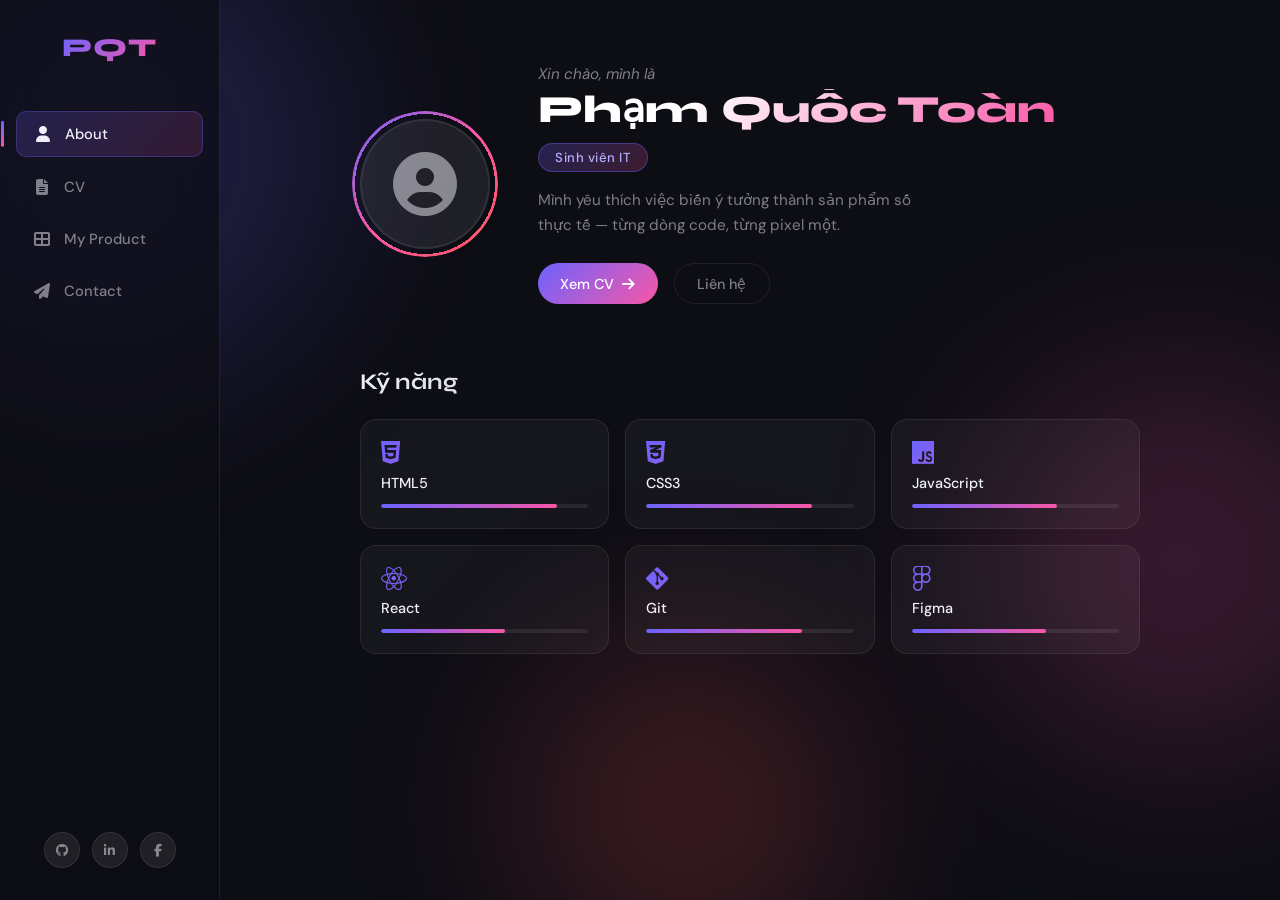
<file: index.html>
<!DOCTYPE html>
<html lang="vi">
<head>
  <meta charset="UTF-8" />
  <meta name="viewport" content="width=device-width, initial-scale=1.0"/>
  <title>Phạm Quốc Toàn — Portfolio</title>
  <link rel="stylesheet" href="style.css" />
  <link href="https://fonts.googleapis.com/css2?family=Syne:wght@400;600;700;800&family=DM+Sans:ital,wght@0,300;0,400;0,500;1,300&display=swap" rel="stylesheet"/>
  <link rel="stylesheet" href="https://cdnjs.cloudflare.com/ajax/libs/font-awesome/6.5.0/css/all.min.css"/>
</head>
<body>
  <!-- Background blobs -->
  <div class="bg-blobs">
    <div class="blob blob-1"></div>
    <div class="blob blob-2"></div>
    <div class="blob blob-3"></div>
  </div>

  <!-- Sidebar Nav -->
  <aside class="sidebar" id="sidebar">
    <div class="sidebar-logo">PQT</div>
    <nav class="sidebar-nav">
      <a href="index.html" class="nav-link active" data-label="About">
        <i class="fas fa-user"></i><span>About</span>
      </a>
      <a href="cv.html" class="nav-link" data-label="CV">
        <i class="fas fa-file-alt"></i><span>CV</span>
      </a>
      <a href="product.html" class="nav-link" data-label="My Product">
        <i class="fas fa-th-large"></i><span>My Product</span>
      </a>
      <a href="contact.html" class="nav-link" data-label="Contact">
        <i class="fas fa-paper-plane"></i><span>Contact</span>
      </a>
    </nav>
    <div class="sidebar-socials">
      <a href="https://github.com/" target="_blank" class="social-icon"><i class="fab fa-github"></i></a>
      <a href="https://linkedin.com/" target="_blank" class="social-icon"><i class="fab fa-linkedin-in"></i></a>
      <a href="https://facebook.com/" target="_blank" class="social-icon"><i class="fab fa-facebook-f"></i></a>
    </div>
  </aside>

  <!-- Mobile top bar -->
  <header class="topbar">
    <div class="topbar-logo">PQT</div>
    <button class="burger" id="burger" aria-label="Menu">
      <span></span><span></span><span></span>
    </button>
  </header>

  <!-- Mobile Nav Drawer -->
  <div class="mobile-nav" id="mobileNav">
    <a href="index.html" class="nav-link active"><i class="fas fa-user"></i> About</a>
    <a href="cv.html" class="nav-link"><i class="fas fa-file-alt"></i> CV</a>
    <a href="product.html" class="nav-link"><i class="fas fa-th-large"></i> My Product</a>
    <a href="contact.html" class="nav-link"><i class="fas fa-paper-plane"></i> Contact</a>
  </div>

  <!-- Main Content -->
  <main class="main-content">
    <div class="page-inner fade-in">

      <div class="about-hero">
        <div class="avatar-wrap">
          <div class="avatar-ring"></div>
          <div class="avatar">
            <i class="fas fa-user-circle"></i>
          </div>
        </div>
        <div class="hero-text">
          <p class="greeting">Xin chào, mình là</p>
          <h1 class="name">Phạm Quốc Toàn</h1>
          <div class="badge">Sinh viên IT</div>
          <p class="bio">
           Mình yêu thích việc biến ý tưởng thành sản phẩm số thực tế — từng dòng code, từng pixel một.
          </p>
          <div class="hero-actions">
            <a href="cv.html" class="btn-primary">Xem CV <i class="fas fa-arrow-right"></i></a>
            <a href="contact.html" class="btn-outline">Liên hệ</a>
          </div>
        </div>
      </div>

      <div class="skills-section">
        <h2 class="section-title">Kỹ năng</h2>
        <div class="skills-grid">
          <div class="skill-card">
            <i class="fab fa-html5"></i>
            <span>HTML5</span>
            <div class="skill-bar"><div class="skill-fill" style="--w:85%"></div></div>
          </div>
          <div class="skill-card">
            <i class="fab fa-css3-alt"></i>
            <span>CSS3</span>
            <div class="skill-bar"><div class="skill-fill" style="--w:80%"></div></div>
          </div>
          <div class="skill-card">
            <i class="fab fa-js"></i>
            <span>JavaScript</span>
            <div class="skill-bar"><div class="skill-fill" style="--w:70%"></div></div>
          </div>
          <div class="skill-card">
            <i class="fab fa-react"></i>
            <span>React</span>
            <div class="skill-bar"><div class="skill-fill" style="--w:60%"></div></div>
          </div>
          <div class="skill-card">
            <i class="fab fa-git-alt"></i>
            <span>Git</span>
            <div class="skill-bar"><div class="skill-fill" style="--w:75%"></div></div>
          </div>
          <div class="skill-card">
            <i class="fab fa-figma"></i>
            <span>Figma</span>
            <div class="skill-bar"><div class="skill-fill" style="--w:65%"></div></div>
          </div>
        </div>
      </div>

    </div>
  </main>

  <script src="script.js"></script>
</body>
</html>
</file>
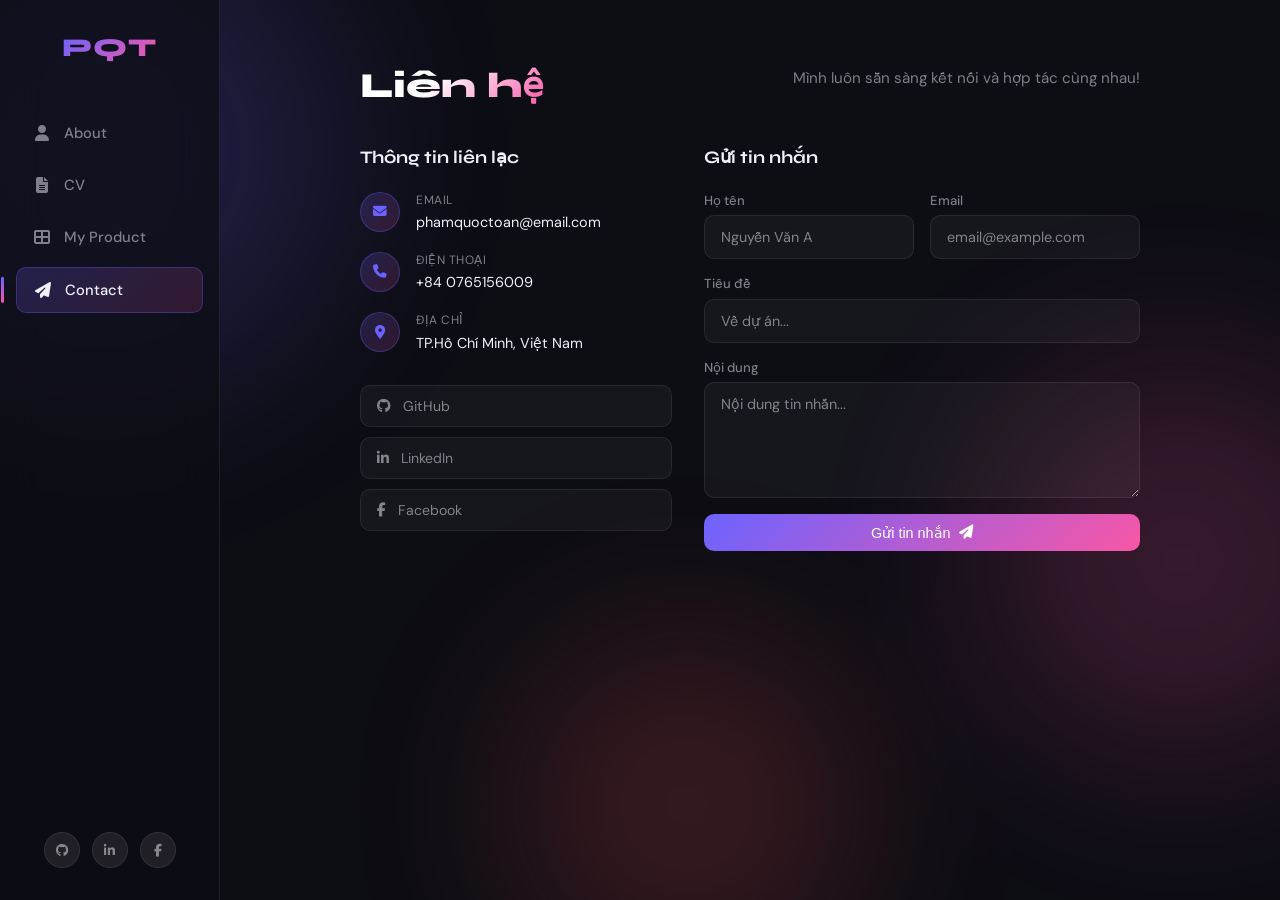
<file: contact.html>
<!DOCTYPE html>
<html lang="vi">
<head>
  <meta charset="UTF-8" />
  <meta name="viewport" content="width=device-width, initial-scale=1.0"/>
  <title>Contact — Phạm Quốc Toàn</title>
  <link rel="stylesheet" href="style.css" />
  <link href="https://fonts.googleapis.com/css2?family=Syne:wght@400;600;700;800&family=DM+Sans:ital,wght@0,300;0,400;0,500;1,300&display=swap" rel="stylesheet"/>
  <link rel="stylesheet" href="https://cdnjs.cloudflare.com/ajax/libs/font-awesome/6.5.0/css/all.min.css"/>
</head>
<body>
  <div class="bg-blobs">
    <div class="blob blob-1"></div>
    <div class="blob blob-2"></div>
    <div class="blob blob-3"></div>
  </div>

  <aside class="sidebar">
    <div class="sidebar-logo">PQT</div>
    <nav class="sidebar-nav">
      <a href="index.html" class="nav-link"><i class="fas fa-user"></i><span>About</span></a>
      <a href="cv.html" class="nav-link"><i class="fas fa-file-alt"></i><span>CV</span></a>
      <a href="product.html" class="nav-link"><i class="fas fa-th-large"></i><span>My Product</span></a>
      <a href="contact.html" class="nav-link active"><i class="fas fa-paper-plane"></i><span>Contact</span></a>
    </nav>
    <div class="sidebar-socials">
      <a href="https://github.com/" target="_blank" class="social-icon"><i class="fab fa-github"></i></a>
      <a href="https://linkedin.com/" target="_blank" class="social-icon"><i class="fab fa-linkedin-in"></i></a>
      <a href="https://facebook.com/" target="_blank" class="social-icon"><i class="fab fa-facebook-f"></i></a>
    </div>
  </aside>

  <header class="topbar">
    <div class="topbar-logo">PQT</div>
    <button class="burger" id="burger"><span></span><span></span><span></span></button>
  </header>
  <div class="mobile-nav" id="mobileNav">
    <a href="index.html" class="nav-link"><i class="fas fa-user"></i> About</a>
    <a href="cv.html" class="nav-link"><i class="fas fa-file-alt"></i> CV</a>
    <a href="product.html" class="nav-link"><i class="fas fa-th-large"></i> My Product</a>
    <a href="contact.html" class="nav-link active"><i class="fas fa-paper-plane"></i> Contact</a>
  </div>

  <main class="main-content">
    <div class="page-inner fade-in">
      <div class="page-header">
        <h1 class="page-title">Liên hệ</h1>
        <p class="page-subtitle">Mình luôn sẵn sàng kết nối và hợp tác cùng nhau!</p>
      </div>

      <div class="contact-layout">
        <!-- Info -->
        <div class="contact-info">
          <h3>Thông tin liên lạc</h3>
          <div class="contact-item">
            <div class="ci-icon"><i class="fas fa-envelope"></i></div>
            <div>
              <label>Email</label>
              <a href="mailto:phamquoctoan@email.com">phamquoctoan@email.com</a>
            </div>
          </div>
          <div class="contact-item">
            <div class="ci-icon"><i class="fas fa-phone"></i></div>
            <div>
              <label>Điện thoại</label>
              <a href="tel:+84000000000">+84 0765156009</a>
            </div>
          </div>
          <div class="contact-item">
            <div class="ci-icon"><i class="fas fa-map-marker-alt"></i></div>
            <div>
              <label>Địa chỉ</label>
              <span>TP.Hồ Chí Minh, Việt Nam</span>
            </div>
          </div>

          <div class="contact-socials">
            <a href="https://github.com/toanp8511-lang/PhamQuocToan.github.io.git" target="_blank" class="csocial github">
              <i class="fab fa-github"></i>
              <span>GitHub</span>
            </a>
            <a href="https://linkedin.com/" target="_blank" class="csocial linkedin">
              <i class="fab fa-linkedin-in"></i>
              <span>LinkedIn</span>
            </a>
            <a href="https://www.facebook.com/share/1DssooGg7w/" target="_blank" class="csocial facebook">
              <i class="fab fa-facebook-f"></i>
              <span>Facebook</span>
            </a>
          </div>
        </div>

        <!-- Form -->
        <div class="contact-form-wrap">
          <h3>Gửi tin nhắn</h3>
          <div class="contact-form">
            <div class="form-row">
              <div class="form-group">
                <label>Họ tên</label>
                <input type="text" placeholder="Nguyễn Văn A" id="fname"/>
              </div>
              <div class="form-group">
                <label>Email</label>
                <input type="email" placeholder="email@example.com" id="femail"/>
              </div>
            </div>
            <div class="form-group">
              <label>Tiêu đề</label>
              <input type="text" placeholder="Về dự án..." id="fsubject"/>
            </div>
            <div class="form-group">
              <label>Nội dung</label>
              <textarea placeholder="Nội dung tin nhắn..." rows="5" id="fmessage"></textarea>
            </div>
            <button class="btn-primary btn-full" id="sendBtn" onclick="handleSend()">
              Gửi tin nhắn <i class="fas fa-paper-plane"></i>
            </button>
            <div id="formMsg" class="form-msg"></div>
          </div>
        </div>
      </div>

    </div>
  </main>

  <script src="script.js"></script>
  <script>
    function handleSend() {
      const name = document.getElementById('fname').value.trim();
      const email = document.getElementById('femail').value.trim();
      const msg = document.getElementById('fmessage').value.trim();
      const formMsg = document.getElementById('formMsg');
      if (!name || !email || !msg) {
        formMsg.textContent = '⚠️ Vui lòng điền đầy đủ thông tin.';
        formMsg.className = 'form-msg error';
        return;
      }
      formMsg.textContent = '✅ Cảm ơn! Mình sẽ phản hồi sớm nhất có thể.';
      formMsg.className = 'form-msg success';
    }
  </script>
</body>
</html>
</file>
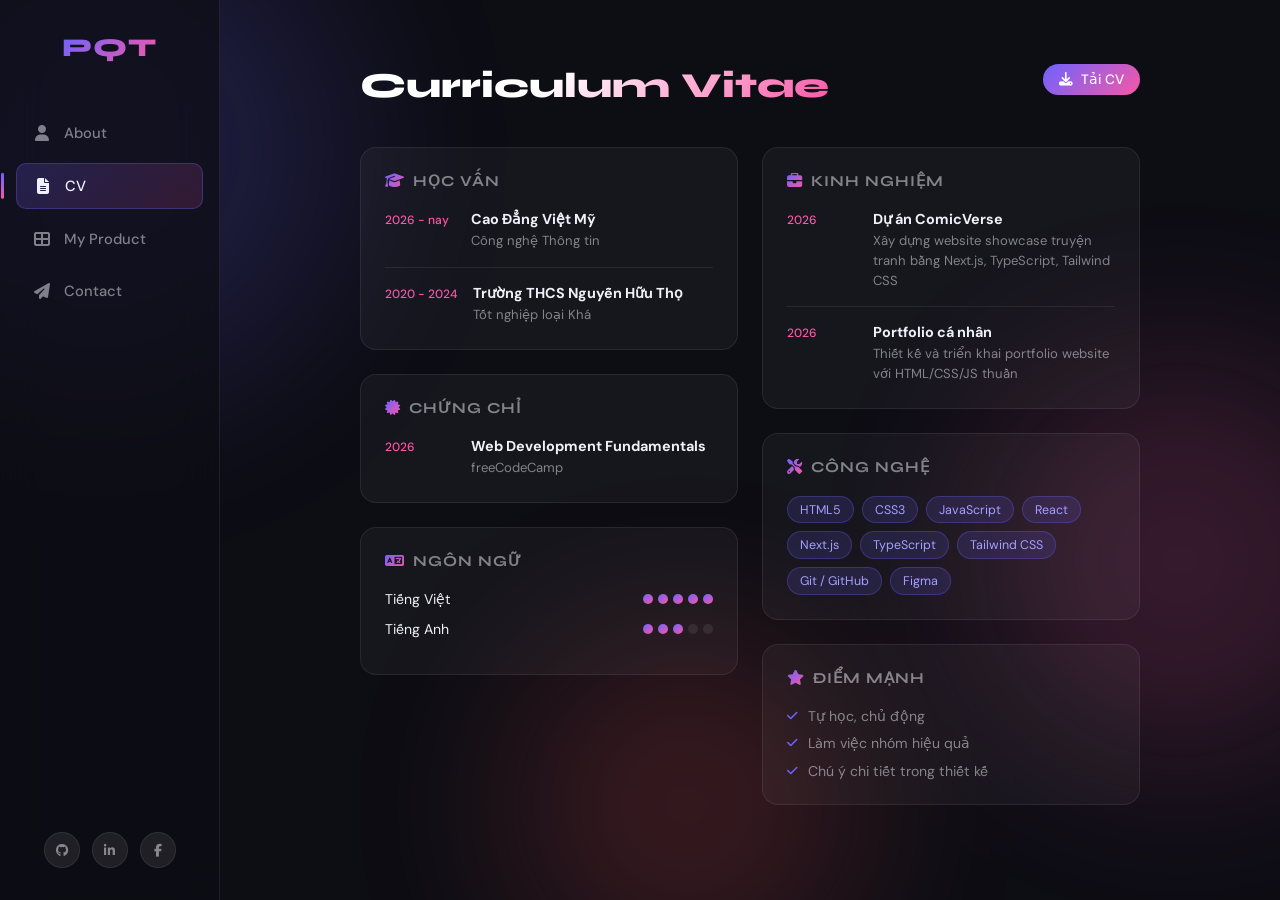
<file: cv.html>
<!DOCTYPE html>
<html lang="vi">
<head>
  <meta charset="UTF-8" />
  <meta name="viewport" content="width=device-width, initial-scale=1.0"/>
  <title>CV — Phạm Quốc Toàn</title>
  <link rel="stylesheet" href="style.css" />
  <link href="https://fonts.googleapis.com/css2?family=Syne:wght@400;600;700;800&family=DM+Sans:ital,wght@0,300;0,400;0,500;1,300&display=swap" rel="stylesheet"/>
  <link rel="stylesheet" href="https://cdnjs.cloudflare.com/ajax/libs/font-awesome/6.5.0/css/all.min.css"/>
</head>
<body>
  <div class="bg-blobs">
    <div class="blob blob-1"></div>
    <div class="blob blob-2"></div>
    <div class="blob blob-3"></div>
  </div>

  <aside class="sidebar">
    <div class="sidebar-logo">PQT</div>
    <nav class="sidebar-nav">
      <a href="index.html" class="nav-link" data-label="About"><i class="fas fa-user"></i><span>About</span></a>
      <a href="cv.html" class="nav-link active" data-label="CV"><i class="fas fa-file-alt"></i><span>CV</span></a>
      <a href="product.html" class="nav-link" data-label="My Product"><i class="fas fa-th-large"></i><span>My Product</span></a>
      <a href="contact.html" class="nav-link" data-label="Contact"><i class="fas fa-paper-plane"></i><span>Contact</span></a>
    </nav>
    <div class="sidebar-socials">
      <a href="https://github.com/" target="_blank" class="social-icon"><i class="fab fa-github"></i></a>
      <a href="https://linkedin.com/" target="_blank" class="social-icon"><i class="fab fa-linkedin-in"></i></a>
      <a href="https://facebook.com/" target="_blank" class="social-icon"><i class="fab fa-facebook-f"></i></a>
    </div>
  </aside>

  <header class="topbar">
    <div class="topbar-logo">PQT</div>
    <button class="burger" id="burger"><span></span><span></span><span></span></button>
  </header>
  <div class="mobile-nav" id="mobileNav">
    <a href="index.html" class="nav-link"><i class="fas fa-user"></i> About</a>
    <a href="cv.html" class="nav-link active"><i class="fas fa-file-alt"></i> CV</a>
    <a href="product.html" class="nav-link"><i class="fas fa-th-large"></i> My Product</a>
    <a href="contact.html" class="nav-link"><i class="fas fa-paper-plane"></i> Contact</a>
  </div>

  <main class="main-content">
    <div class="page-inner fade-in">
      <div class="page-header">
        <h1 class="page-title">Curriculum Vitae</h1>
        <a href="#" class="btn-primary btn-sm" onclick="window.print()">
          <i class="fas fa-download"></i> Tải CV
        </a>
      </div>

      <div class="cv-grid">
        <!-- Left -->
        <div class="cv-col">
          <div class="cv-block">
            <h3 class="cv-block-title"><i class="fas fa-graduation-cap"></i> Học vấn</h3>
            <div class="timeline-item">
              <div class="timeline-year">2026 - nay</div>
              <div class="timeline-content">
                <strong>Cao Đẳng Việt Mỹ</strong>
                <p>Công nghệ Thông tin</p>
              </div>
            </div>
            <div class="timeline-item">
              <div class="timeline-year">2020 - 2024</div>
              <div class="timeline-content">
                <strong>Trường THCS Nguyễn Hữu Thọ</strong>
                <p>Tốt nghiệp loại Khá</p>
              </div>
            </div>
          </div>

          <div class="cv-block">
            <h3 class="cv-block-title"><i class="fas fa-certificate"></i> Chứng chỉ</h3>
            <div class="timeline-item">
              <div class="timeline-year">2026</div>
              <div class="timeline-content">
                <strong>Web Development Fundamentals</strong>
                <p>freeCodeCamp</p>
              </div>
            </div>
          </div>

          <div class="cv-block">
            <h3 class="cv-block-title"><i class="fas fa-language"></i> Ngôn ngữ</h3>
            <div class="lang-item">
              <span>Tiếng Việt</span>
              <div class="dots"><span class="dot filled"></span><span class="dot filled"></span><span class="dot filled"></span><span class="dot filled"></span><span class="dot filled"></span></div>
            </div>
            <div class="lang-item">
              <span>Tiếng Anh</span>
              <div class="dots"><span class="dot filled"></span><span class="dot filled"></span><span class="dot filled"></span><span class="dot"></span><span class="dot"></span></div>
            </div>
          </div>
        </div>

        <!-- Right -->
        <div class="cv-col">
          <div class="cv-block">
            <h3 class="cv-block-title"><i class="fas fa-briefcase"></i> Kinh nghiệm</h3>
            <div class="timeline-item">
              <div class="timeline-year">2026</div>
              <div class="timeline-content">
                <strong>Dự án ComicVerse</strong>
                <p>Xây dựng website showcase truyện tranh bằng Next.js, TypeScript, Tailwind CSS</p>
              </div>
            </div>
            <div class="timeline-item">
              <div class="timeline-year">2026</div>
              <div class="timeline-content">
                <strong>Portfolio cá nhân</strong>
                <p>Thiết kế và triển khai portfolio website với HTML/CSS/JS thuần</p>
              </div>
            </div>
          </div>

          <div class="cv-block">
            <h3 class="cv-block-title"><i class="fas fa-tools"></i> Công nghệ</h3>
            <div class="tag-list">
              <span class="tag">HTML5</span>
              <span class="tag">CSS3</span>
              <span class="tag">JavaScript</span>
              <span class="tag">React</span>
              <span class="tag">Next.js</span>
              <span class="tag">TypeScript</span>
              <span class="tag">Tailwind CSS</span>
              <span class="tag">Git / GitHub</span>
              <span class="tag">Figma</span>
            </div>
          </div>

          <div class="cv-block">
            <h3 class="cv-block-title"><i class="fas fa-star"></i> Điểm mạnh</h3>
            <ul class="strength-list">
              <li><i class="fas fa-check"></i> Tự học, chủ động</li>
              <li><i class="fas fa-check"></i> Làm việc nhóm hiệu quả</li>
              <li><i class="fas fa-check"></i> Chú ý chi tiết trong thiết kế</li>
            </ul>
          </div>
        </div>
      </div>
    </div>
  </main>

  <script src="script.js"></script>
</body>
</html>
</file>
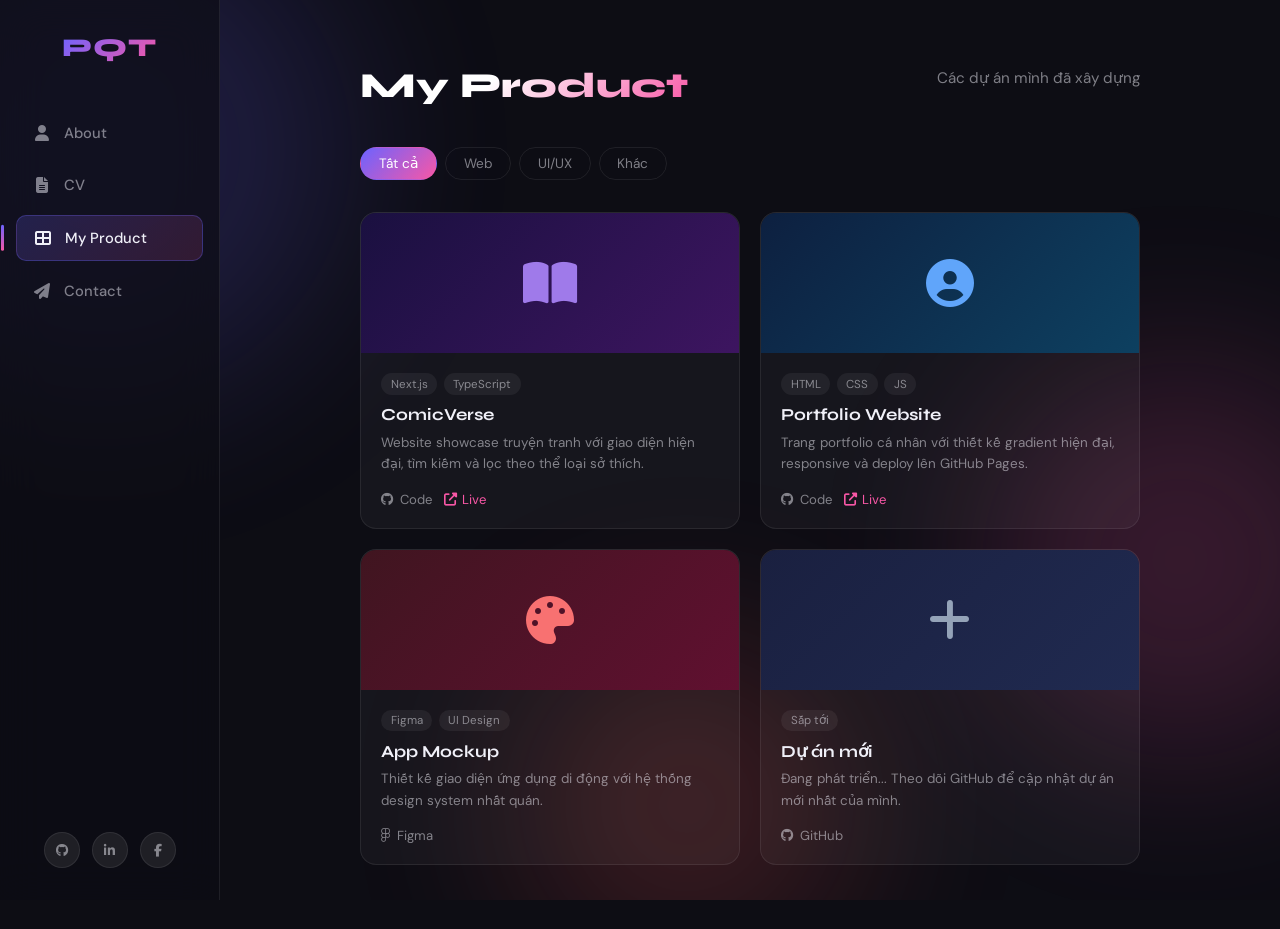
<file: product.html>
<!DOCTYPE html>
<html lang="vi">
<head>
  <meta charset="UTF-8" />
  <meta name="viewport" content="width=device-width, initial-scale=1.0"/>
  <title>My Product — Phạm Quốc Toàn</title>
  <link rel="stylesheet" href="style.css" />
  <link href="https://fonts.googleapis.com/css2?family=Syne:wght@400;600;700;800&family=DM+Sans:ital,wght@0,300;0,400;0,500;1,300&display=swap" rel="stylesheet"/>
  <link rel="stylesheet" href="https://cdnjs.cloudflare.com/ajax/libs/font-awesome/6.5.0/css/all.min.css"/>
</head>
<body>
  <div class="bg-blobs">
    <div class="blob blob-1"></div>
    <div class="blob blob-2"></div>
    <div class="blob blob-3"></div>
  </div>

  <aside class="sidebar">
    <div class="sidebar-logo">PQT</div>
    <nav class="sidebar-nav">
      <a href="index.html" class="nav-link"><i class="fas fa-user"></i><span>About</span></a>
      <a href="cv.html" class="nav-link"><i class="fas fa-file-alt"></i><span>CV</span></a>
      <a href="product.html" class="nav-link active"><i class="fas fa-th-large"></i><span>My Product</span></a>
      <a href="contact.html" class="nav-link"><i class="fas fa-paper-plane"></i><span>Contact</span></a>
    </nav>
    <div class="sidebar-socials">
      <a href="https://github.com/" target="_blank" class="social-icon"><i class="fab fa-github"></i></a>
      <a href="https://linkedin.com/" target="_blank" class="social-icon"><i class="fab fa-linkedin-in"></i></a>
      <a href="https://facebook.com/" target="_blank" class="social-icon"><i class="fab fa-facebook-f"></i></a>
    </div>
  </aside>

  <header class="topbar">
    <div class="topbar-logo">PQT</div>
    <button class="burger" id="burger"><span></span><span></span><span></span></button>
  </header>
  <div class="mobile-nav" id="mobileNav">
    <a href="index.html" class="nav-link"><i class="fas fa-user"></i> About</a>
    <a href="cv.html" class="nav-link"><i class="fas fa-file-alt"></i> CV</a>
    <a href="product.html" class="nav-link active"><i class="fas fa-th-large"></i> My Product</a>
    <a href="contact.html" class="nav-link"><i class="fas fa-paper-plane"></i> Contact</a>
  </div>

  <main class="main-content">
    <div class="page-inner fade-in">
      <div class="page-header">
        <h1 class="page-title">My Product</h1>
        <p class="page-subtitle">Các dự án mình đã xây dựng</p>
      </div>

      <!-- Filter -->
      <div class="filter-bar">
        <button class="filter-btn active" data-filter="all">Tất cả</button>
        <button class="filter-btn" data-filter="web">Web</button>
        <button class="filter-btn" data-filter="ui">UI/UX</button>
        <button class="filter-btn" data-filter="other">Khác</button>
      </div>

      <div class="products-grid" id="productsGrid">

        <div class="product-card" data-cat="web">
          <div class="product-thumb thumb-1">
            <i class="fas fa-book-open"></i>
          </div>
          <div class="product-info">
            <div class="product-tags"><span class="ptag">Next.js</span><span class="ptag">TypeScript</span></div>
            <h3>ComicVerse</h3>
            <p>Website showcase truyện tranh với giao diện hiện đại, tìm kiếm và lọc theo thể loại sở thích.</p>
            <div class="product-links">
              <a href="#" class="plink"><i class="fab fa-github"></i> Code</a>
              <a href="#" class="plink plink-live"><i class="fas fa-external-link-alt"></i> Live</a>
            </div>
          </div>
        </div>

        <div class="product-card" data-cat="web">
          <div class="product-thumb thumb-2">
            <i class="fas fa-user-circle"></i>
          </div>
          <div class="product-info">
            <div class="product-tags"><span class="ptag">HTML</span><span class="ptag">CSS</span><span class="ptag">JS</span></div>
            <h3>Portfolio Website</h3>
            <p>Trang portfolio cá nhân với thiết kế gradient hiện đại, responsive và deploy lên GitHub Pages.</p>
            <div class="product-links">
              <a href="#" class="plink"><i class="fab fa-github"></i> Code</a>
              <a href="#" class="plink plink-live"><i class="fas fa-external-link-alt"></i> Live</a>
            </div>
          </div>
        </div>

        <div class="product-card" data-cat="ui">
          <div class="product-thumb thumb-3">
            <i class="fas fa-palette"></i>
          </div>
          <div class="product-info">
            <div class="product-tags"><span class="ptag">Figma</span><span class="ptag">UI Design</span></div>
            <h3>App Mockup</h3>
            <p>Thiết kế giao diện ứng dụng di động với hệ thống design system nhất quán.</p>
            <div class="product-links">
              <a href="#" class="plink"><i class="fab fa-figma"></i> Figma</a>
            </div>
          </div>
        </div>

        <div class="product-card" data-cat="other">
          <div class="product-thumb thumb-4">
            <i class="fas fa-plus"></i>
          </div>
          <div class="product-info">
            <div class="product-tags"><span class="ptag">Sắp tới</span></div>
            <h3>Dự án mới</h3>
            <p>Đang phát triển... Theo dõi GitHub để cập nhật dự án mới nhất của mình.</p>
            <div class="product-links">
              <a href="https://github.com/" target="_blank" class="plink"><i class="fab fa-github"></i> GitHub</a>
            </div>
          </div>
        </div>

      </div>
    </div>
  </main>

  <script src="script.js"></script>
</body>
</html>
</file>
<file: style.css>
/* ===========================
   CSS Variables & Reset
   =========================== */
:root {
  --grad-1: #6c63ff;
  --grad-2: #f857a6;
  --grad-3: #ff5858;
  --accent: #6c63ff;
  --accent2: #f857a6;
  --bg: #0d0d14;
  --surface: rgba(255,255,255,0.04);
  --surface2: rgba(255,255,255,0.08);
  --border: rgba(255,255,255,0.08);
  --text: #f0f0f8;
  --text-muted: rgba(240,240,248,0.5);
  --sidebar-w: 220px;
  --radius: 16px;
  --radius-sm: 10px;
}

*, *::before, *::after { box-sizing: border-box; margin: 0; padding: 0; }

html { scroll-behavior: smooth; }

body {
  background: var(--bg);
  color: var(--text);
  font-family: 'DM Sans', sans-serif;
  min-height: 100vh;
  overflow-x: hidden;
}

a { text-decoration: none; color: inherit; }

/* ===========================
   Background Blobs
   =========================== */
.bg-blobs {
  position: fixed;
  inset: 0;
  pointer-events: none;
  z-index: 0;
  overflow: hidden;
}
.blob {
  position: absolute;
  border-radius: 50%;
  filter: blur(90px);
  opacity: 0.18;
  animation: blobFloat 8s ease-in-out infinite alternate;
}
.blob-1 {
  width: 500px; height: 500px;
  background: var(--grad-1);
  top: -100px; left: -150px;
  animation-delay: 0s;
}
.blob-2 {
  width: 400px; height: 400px;
  background: var(--grad-2);
  top: 40%; right: -100px;
  animation-delay: 2s;
}
.blob-3 {
  width: 350px; height: 350px;
  background: var(--grad-3);
  bottom: -80px; left: 40%;
  animation-delay: 4s;
}
@keyframes blobFloat {
  from { transform: translate(0, 0) scale(1); }
  to   { transform: translate(30px, 30px) scale(1.08); }
}

/* ===========================
   Sidebar
   =========================== */
.sidebar {
  position: fixed;
  left: 0; top: 0; bottom: 0;
  width: var(--sidebar-w);
  background: rgba(13,13,20,0.7);
  backdrop-filter: blur(20px);
  border-right: 1px solid var(--border);
  display: flex;
  flex-direction: column;
  align-items: center;
  padding: 2rem 0;
  z-index: 100;
}

.sidebar-logo {
  font-family: 'Syne', sans-serif;
  font-weight: 800;
  font-size: 1.6rem;
  background: linear-gradient(135deg, var(--grad-1), var(--grad-2));
  -webkit-background-clip: text;
  -webkit-text-fill-color: transparent;
  background-clip: text;
  margin-bottom: 3rem;
  letter-spacing: 2px;
}

.sidebar-nav {
  display: flex;
  flex-direction: column;
  gap: 0.5rem;
  width: 100%;
  padding: 0 1rem;
  flex: 1;
}

.nav-link {
  display: flex;
  align-items: center;
  gap: 0.75rem;
  padding: 0.75rem 1rem;
  border-radius: var(--radius-sm);
  color: var(--text-muted);
  font-size: 0.92rem;
  font-weight: 500;
  transition: all 0.3s ease;
  position: relative;
}
.nav-link i { font-size: 1rem; width: 20px; text-align: center; }
.nav-link:hover {
  color: var(--text);
  background: var(--surface2);
}
.nav-link.active {
  color: var(--text);
  background: linear-gradient(135deg, rgba(108,99,255,0.2), rgba(248,87,166,0.15));
  border: 1px solid rgba(108,99,255,0.3);
}
.nav-link.active::before {
  content: '';
  position: absolute;
  left: -1rem;
  top: 50%;
  transform: translateY(-50%);
  width: 3px;
  height: 60%;
  border-radius: 2px;
  background: linear-gradient(var(--grad-1), var(--grad-2));
}

.sidebar-socials {
  display: flex;
  gap: 0.75rem;
  margin-top: 1rem;
}
.social-icon {
  width: 36px; height: 36px;
  border-radius: 50%;
  background: var(--surface2);
  border: 1px solid var(--border);
  display: flex; align-items: center; justify-content: center;
  font-size: 0.8rem;
  color: var(--text-muted);
  transition: all 0.3s;
}
.social-icon:hover {
  background: linear-gradient(135deg, var(--grad-1), var(--grad-2));
  color: white;
  border-color: transparent;
  transform: translateY(-2px);
}

/* ===========================
   Mobile Topbar
   =========================== */
.topbar {
  display: none;
  position: fixed;
  top: 0; left: 0; right: 0;
  height: 60px;
  background: rgba(13,13,20,0.9);
  backdrop-filter: blur(20px);
  border-bottom: 1px solid var(--border);
  align-items: center;
  justify-content: space-between;
  padding: 0 1.25rem;
  z-index: 200;
}
.topbar-logo {
  font-family: 'Syne', sans-serif;
  font-weight: 800;
  font-size: 1.3rem;
  background: linear-gradient(135deg, var(--grad-1), var(--grad-2));
  -webkit-background-clip: text;
  -webkit-text-fill-color: transparent;
  background-clip: text;
}
.burger {
  background: none; border: none; cursor: pointer;
  display: flex; flex-direction: column; gap: 5px;
}
.burger span {
  display: block; width: 24px; height: 2px;
  background: var(--text);
  border-radius: 2px;
  transition: all 0.3s;
}
.burger.open span:nth-child(1) { transform: translateY(7px) rotate(45deg); }
.burger.open span:nth-child(2) { opacity: 0; }
.burger.open span:nth-child(3) { transform: translateY(-7px) rotate(-45deg); }

.mobile-nav {
  display: none;
  position: fixed;
  top: 60px; left: 0; right: 0;
  background: rgba(13,13,20,0.97);
  backdrop-filter: blur(20px);
  border-bottom: 1px solid var(--border);
  flex-direction: column;
  padding: 1rem;
  gap: 0.5rem;
  z-index: 150;
  transform: translateY(-110%);
  transition: transform 0.3s ease;
}
.mobile-nav.open {
  transform: translateY(0);
}
.mobile-nav .nav-link {
  padding: 0.85rem 1rem;
}

/* ===========================
   Main Content
   =========================== */
.main-content {
  margin-left: var(--sidebar-w);
  min-height: 100vh;
  position: relative;
  z-index: 1;
}

.page-inner {
  max-width: 860px;
  margin: 0 auto;
  padding: 4rem 2.5rem;
}

/* ===========================
   Fade In Animation
   =========================== */
.fade-in {
  animation: fadeUp 0.6s ease both;
}
@keyframes fadeUp {
  from { opacity: 0; transform: translateY(24px); }
  to   { opacity: 1; transform: translateY(0); }
}

/* ===========================
   About / Hero
   =========================== */
.about-hero {
  display: flex;
  gap: 3rem;
  align-items: center;
  margin-bottom: 4rem;
}

.avatar-wrap {
  position: relative;
  flex-shrink: 0;
}
.avatar-ring {
  position: absolute;
  inset: -8px;
  border-radius: 50%;
  background: linear-gradient(135deg, var(--grad-1), var(--grad-2), var(--grad-3));
  animation: spin 4s linear infinite;
  -webkit-mask: radial-gradient(farthest-side, transparent calc(100% - 3px), white calc(100% - 3px));
          mask: radial-gradient(farthest-side, transparent calc(100% - 3px), white calc(100% - 3px));
}
@keyframes spin { to { transform: rotate(360deg); } }

.avatar {
  width: 130px; height: 130px;
  border-radius: 50%;
  background: var(--surface2);
  border: 2px solid var(--border);
  display: flex; align-items: center; justify-content: center;
  font-size: 4rem;
  color: var(--text-muted);
}

.greeting {
  font-size: 0.95rem;
  color: var(--text-muted);
  margin-bottom: 0.3rem;
  font-style: italic;
}
.name {
  font-family: 'Syne', sans-serif;
  font-size: 2.4rem;
  font-weight: 800;
  line-height: 1.1;
  background: linear-gradient(135deg, #fff 30%, var(--grad-2));
  -webkit-background-clip: text;
  -webkit-text-fill-color: transparent;
  background-clip: text;
  margin-bottom: 0.75rem;
}
.badge {
  display: inline-block;
  padding: 0.3rem 1rem;
  border-radius: 99px;
  background: linear-gradient(135deg, rgba(108,99,255,0.25), rgba(248,87,166,0.2));
  border: 1px solid rgba(108,99,255,0.4);
  font-size: 0.82rem;
  font-weight: 500;
  color: #b5b0ff;
  margin-bottom: 1rem;
  letter-spacing: 0.5px;
}
.bio {
  color: var(--text-muted);
  line-height: 1.7;
  font-size: 0.95rem;
  margin-bottom: 1.5rem;
  max-width: 400px;
}
.hero-actions {
  display: flex;
  gap: 1rem;
  flex-wrap: wrap;
}

/* ===========================
   Buttons
   =========================== */
.btn-primary {
  display: inline-flex;
  align-items: center;
  gap: 0.5rem;
  padding: 0.65rem 1.4rem;
  border-radius: 99px;
  background: linear-gradient(135deg, var(--grad-1), var(--grad-2));
  color: white;
  font-size: 0.9rem;
  font-weight: 500;
  transition: all 0.3s;
  border: none;
  cursor: pointer;
}
.btn-primary:hover {
  transform: translateY(-2px);
  box-shadow: 0 8px 24px rgba(108,99,255,0.4);
}
.btn-outline {
  display: inline-flex;
  align-items: center;
  padding: 0.65rem 1.4rem;
  border-radius: 99px;
  border: 1px solid var(--border);
  color: var(--text-muted);
  font-size: 0.9rem;
  font-weight: 500;
  transition: all 0.3s;
}
.btn-outline:hover {
  border-color: var(--grad-1);
  color: var(--text);
  background: rgba(108,99,255,0.1);
}
.btn-sm { padding: 0.45rem 1rem; font-size: 0.85rem; }
.btn-full { width: 100%; justify-content: center; border-radius: var(--radius-sm); }

/* ===========================
   Skills Section
   =========================== */
.section-title {
  font-family: 'Syne', sans-serif;
  font-size: 1.4rem;
  font-weight: 700;
  margin-bottom: 1.5rem;
  background: linear-gradient(135deg, var(--text), var(--text-muted));
  -webkit-background-clip: text;
  -webkit-text-fill-color: transparent;
  background-clip: text;
}

.skills-grid {
  display: grid;
  grid-template-columns: repeat(auto-fill, minmax(200px, 1fr));
  gap: 1rem;
}
.skill-card {
  background: var(--surface);
  border: 1px solid var(--border);
  border-radius: var(--radius);
  padding: 1.25rem;
  display: flex;
  flex-direction: column;
  gap: 0.5rem;
  transition: all 0.3s;
}
.skill-card:hover {
  background: var(--surface2);
  border-color: rgba(108,99,255,0.3);
  transform: translateY(-3px);
}
.skill-card i {
  font-size: 1.6rem;
  background: linear-gradient(135deg, var(--grad-1), var(--grad-2));
  -webkit-background-clip: text;
  -webkit-text-fill-color: transparent;
  background-clip: text;
}
.skill-card span { font-size: 0.9rem; font-weight: 500; }
.skill-bar {
  height: 4px;
  background: var(--border);
  border-radius: 2px;
  overflow: hidden;
  margin-top: 0.25rem;
}
.skill-fill {
  height: 100%;
  width: var(--w);
  background: linear-gradient(90deg, var(--grad-1), var(--grad-2));
  border-radius: 2px;
  animation: barGrow 1s ease both;
  animation-delay: 0.3s;
}
@keyframes barGrow {
  from { width: 0; }
  to   { width: var(--w); }
}

/* ===========================
   Page Header
   =========================== */
.page-header {
  display: flex;
  align-items: flex-start;
  justify-content: space-between;
  margin-bottom: 2.5rem;
  flex-wrap: wrap;
  gap: 1rem;
}
.page-title {
  font-family: 'Syne', sans-serif;
  font-size: 2.2rem;
  font-weight: 800;
  background: linear-gradient(135deg, #fff 40%, var(--grad-2));
  -webkit-background-clip: text;
  -webkit-text-fill-color: transparent;
  background-clip: text;
}
.page-subtitle {
  color: var(--text-muted);
  font-size: 0.95rem;
  margin-top: 0.25rem;
}

/* ===========================
   CV
   =========================== */
.cv-grid {
  display: grid;
  grid-template-columns: 1fr 1fr;
  gap: 1.5rem;
}
.cv-block {
  background: var(--surface);
  border: 1px solid var(--border);
  border-radius: var(--radius);
  padding: 1.5rem;
  margin-bottom: 1.5rem;
  transition: border-color 0.3s;
}
.cv-block:hover { border-color: rgba(108,99,255,0.3); }
.cv-block-title {
  font-family: 'Syne', sans-serif;
  font-size: 0.95rem;
  font-weight: 700;
  margin-bottom: 1.25rem;
  color: var(--text-muted);
  text-transform: uppercase;
  letter-spacing: 1px;
  display: flex;
  align-items: center;
  gap: 0.5rem;
}
.cv-block-title i {
  background: linear-gradient(135deg, var(--grad-1), var(--grad-2));
  -webkit-background-clip: text;
  -webkit-text-fill-color: transparent;
  background-clip: text;
}
.timeline-item {
  display: flex;
  gap: 1rem;
  margin-bottom: 1rem;
  padding-bottom: 1rem;
  border-bottom: 1px solid var(--border);
}
.timeline-item:last-child { border-bottom: none; margin-bottom: 0; padding-bottom: 0; }
.timeline-year {
  font-size: 0.75rem;
  color: var(--grad-2);
  white-space: nowrap;
  padding-top: 2px;
  font-weight: 500;
  min-width: 70px;
}
.timeline-content strong { font-size: 0.9rem; display: block; margin-bottom: 0.2rem; }
.timeline-content p { font-size: 0.82rem; color: var(--text-muted); line-height: 1.5; }

.tag-list { display: flex; flex-wrap: wrap; gap: 0.5rem; }
.tag {
  padding: 0.3rem 0.75rem;
  border-radius: 99px;
  background: rgba(108,99,255,0.15);
  border: 1px solid rgba(108,99,255,0.3);
  font-size: 0.78rem;
  color: #a5a0ff;
}

.lang-item {
  display: flex;
  justify-content: space-between;
  align-items: center;
  margin-bottom: 0.75rem;
  font-size: 0.88rem;
}
.dots { display: flex; gap: 5px; }
.dot {
  width: 10px; height: 10px;
  border-radius: 50%;
  background: var(--border);
}
.dot.filled { background: linear-gradient(135deg, var(--grad-1), var(--grad-2)); }

.strength-list { list-style: none; display: flex; flex-direction: column; gap: 0.6rem; }
.strength-list li {
  display: flex;
  align-items: center;
  gap: 0.6rem;
  font-size: 0.88rem;
  color: var(--text-muted);
}
.strength-list li i { color: var(--grad-1); font-size: 0.75rem; }

/* ===========================
   Products
   =========================== */
.filter-bar {
  display: flex;
  gap: 0.5rem;
  margin-bottom: 2rem;
  flex-wrap: wrap;
}
.filter-btn {
  padding: 0.45rem 1.1rem;
  border-radius: 99px;
  border: 1px solid var(--border);
  background: none;
  color: var(--text-muted);
  font-size: 0.85rem;
  cursor: pointer;
  transition: all 0.3s;
  font-family: 'DM Sans', sans-serif;
}
.filter-btn:hover { border-color: var(--grad-1); color: var(--text); }
.filter-btn.active {
  background: linear-gradient(135deg, var(--grad-1), var(--grad-2));
  border-color: transparent;
  color: white;
}

.products-grid {
  display: grid;
  grid-template-columns: repeat(auto-fill, minmax(280px, 1fr));
  gap: 1.25rem;
}
.product-card {
  background: var(--surface);
  border: 1px solid var(--border);
  border-radius: var(--radius);
  overflow: hidden;
  transition: all 0.35s;
}
.product-card:hover {
  transform: translateY(-5px);
  border-color: rgba(108,99,255,0.4);
  box-shadow: 0 16px 40px rgba(0,0,0,0.4);
}
.product-card.hidden { display: none; }

.product-thumb {
  height: 140px;
  display: flex; align-items: center; justify-content: center;
  font-size: 3rem;
}
.thumb-1 { background: linear-gradient(135deg, #1a1040, #3d1560); color: #9f7aea; }
.thumb-2 { background: linear-gradient(135deg, #0d2040, #0d4060); color: #60a5fa; }
.thumb-3 { background: linear-gradient(135deg, #401520, #601030); color: #f87171; }
.thumb-4 { background: linear-gradient(135deg, #1a2040, #202a50); color: #94a3b8; }

.product-info { padding: 1.25rem; }
.product-tags { display: flex; gap: 0.4rem; margin-bottom: 0.6rem; flex-wrap: wrap; }
.ptag {
  padding: 0.2rem 0.6rem;
  border-radius: 99px;
  background: rgba(255,255,255,0.06);
  font-size: 0.72rem;
  color: var(--text-muted);
}
.product-info h3 { font-family: 'Syne', sans-serif; font-size: 1.05rem; margin-bottom: 0.4rem; }
.product-info p { font-size: 0.84rem; color: var(--text-muted); line-height: 1.6; margin-bottom: 1rem; }
.product-links { display: flex; gap: 0.75rem; }
.plink {
  font-size: 0.82rem;
  color: var(--text-muted);
  display: flex; align-items: center; gap: 0.35rem;
  transition: color 0.2s;
}
.plink:hover { color: var(--grad-1); }
.plink-live { color: var(--grad-2); }
.plink-live:hover { color: var(--grad-3); }

/* ===========================
   Contact
   =========================== */
.contact-layout {
  display: grid;
  grid-template-columns: 1fr 1.4fr;
  gap: 2rem;
}
.contact-info h3,
.contact-form-wrap h3 {
  font-family: 'Syne', sans-serif;
  font-size: 1.1rem;
  font-weight: 700;
  margin-bottom: 1.5rem;
}
.contact-item {
  display: flex;
  align-items: flex-start;
  gap: 1rem;
  margin-bottom: 1.25rem;
}
.ci-icon {
  width: 40px; height: 40px;
  border-radius: 50%;
  background: linear-gradient(135deg, rgba(108,99,255,0.2), rgba(248,87,166,0.15));
  border: 1px solid rgba(108,99,255,0.3);
  display: flex; align-items: center; justify-content: center;
  font-size: 0.85rem;
  color: var(--grad-1);
  flex-shrink: 0;
}
.contact-item label {
  display: block;
  font-size: 0.75rem;
  color: var(--text-muted);
  margin-bottom: 0.2rem;
  text-transform: uppercase;
  letter-spacing: 0.5px;
}
.contact-item a, .contact-item span { font-size: 0.9rem; }
.contact-item a:hover { color: var(--grad-2); }

.contact-socials {
  display: flex;
  flex-direction: column;
  gap: 0.6rem;
  margin-top: 2rem;
}
.csocial {
  display: flex;
  align-items: center;
  gap: 0.75rem;
  padding: 0.7rem 1rem;
  border-radius: var(--radius-sm);
  background: var(--surface);
  border: 1px solid var(--border);
  font-size: 0.88rem;
  color: var(--text-muted);
  transition: all 0.3s;
}
.csocial:hover { transform: translateX(4px); }
.csocial.github:hover  { border-color: #6e5494; color: #6e5494; }
.csocial.linkedin:hover { border-color: #0077b5; color: #0077b5; }
.csocial.facebook:hover { border-color: #1877f2; color: #1877f2; }

.form-group { display: flex; flex-direction: column; gap: 0.4rem; margin-bottom: 1rem; }
.form-group label { font-size: 0.82rem; color: var(--text-muted); font-weight: 500; }
.form-row { display: grid; grid-template-columns: 1fr 1fr; gap: 1rem; }

input, textarea {
  background: var(--surface);
  border: 1px solid var(--border);
  border-radius: var(--radius-sm);
  padding: 0.75rem 1rem;
  color: var(--text);
  font-family: 'DM Sans', sans-serif;
  font-size: 0.9rem;
  transition: border-color 0.3s;
  resize: vertical;
}
input:focus, textarea:focus {
  outline: none;
  border-color: var(--grad-1);
  background: var(--surface2);
}
input::placeholder, textarea::placeholder { color: var(--text-muted); }

.form-msg {
  margin-top: 0.75rem;
  font-size: 0.88rem;
  padding: 0.6rem 1rem;
  border-radius: var(--radius-sm);
  min-height: 0;
}
.form-msg.success { background: rgba(72,187,120,0.15); color: #68d391; border: 1px solid rgba(72,187,120,0.3); }
.form-msg.error   { background: rgba(252,129,74,0.15); color: #fc814a; border: 1px solid rgba(252,129,74,0.3); }

/* ===========================
   Footer (inline in sidebar)
   =========================== */
footer {
  text-align: center;
  padding: 2rem;
  color: var(--text-muted);
  font-size: 0.8rem;
  margin-left: var(--sidebar-w);
}

/* ===========================
   Responsive
   =========================== */
@media (max-width: 768px) {
  .sidebar { display: none; }
  .topbar { display: flex; }
  .mobile-nav { display: flex; }
  .main-content { margin-left: 0; }
  .page-inner { padding: 5rem 1.25rem 2rem; }
  .about-hero { flex-direction: column; text-align: center; gap: 1.5rem; }
  .bio { max-width: 100%; }
  .hero-actions { justify-content: center; }
  .cv-grid { grid-template-columns: 1fr; }
  .contact-layout { grid-template-columns: 1fr; }
  .form-row { grid-template-columns: 1fr; }
  .name { font-size: 1.8rem; }
}
</file>
